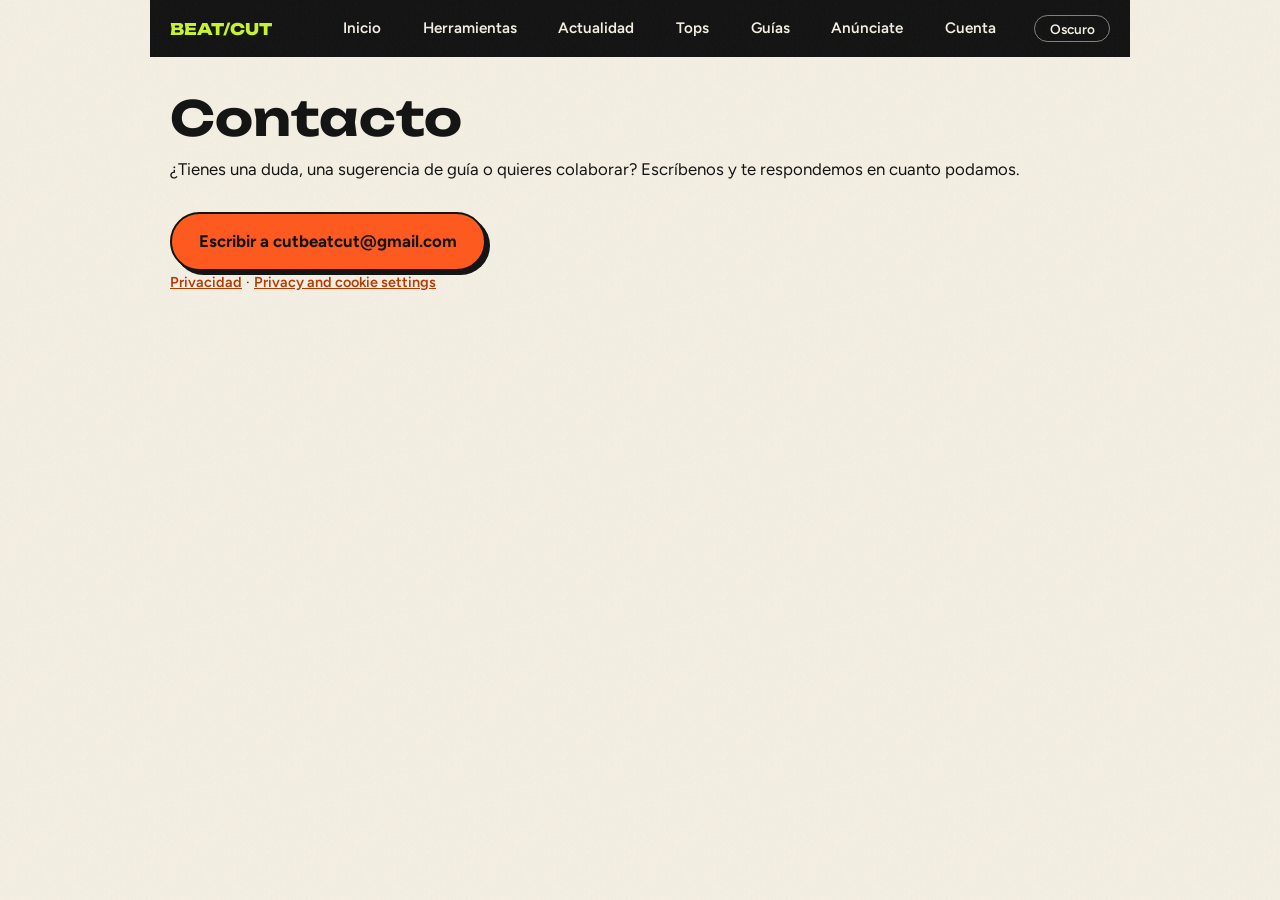
<file: contacto.html>
<!DOCTYPE html>
<html lang="es">
<head>
<meta charset="utf-8">
<meta name="viewport" content="width=device-width, initial-scale=1">
<title>Contacto · Beatcut</title>
<link rel="preconnect" href="https://fonts.googleapis.com">
<link rel="preconnect" href="https://fonts.gstatic.com" crossorigin>
<link href="https://fonts.googleapis.com/css2?family=Unbounded:wght@600&family=Figtree:wght@400;600&display=swap" rel="stylesheet">
<script src="theme.js"></script>
<link rel="stylesheet" href="style.css">
<script async src="https://pagead2.googlesyndication.com/pagead/js/adsbygoogle.js?client=ca-pub-1052385977026732" crossorigin="anonymous"></script>
</head>
<body>
<div class="wrap">
<nav class="top" aria-label="Principal"><a href="index.html">Inicio</a><a href="herramientas.html">Herramientas</a><a href="noticias.html">Actualidad</a><a href="tops.html">Tops</a><a href="guias.html">Guías</a><a href="publicidad.html">Anúnciate</a><a href="cuenta.html">Cuenta</a><button class="theme-toggle" id="themeBtn" type="button">Oscuro</button></nav>
<h1>Contacto</h1>
<p>¿Tienes una duda, una sugerencia de guía o quieres colaborar? Escríbenos y te respondemos en cuanto podamos.</p>
<a class="btn" href="mailto:cutbeatcut@gmail.com">Escribir a cutbeatcut@gmail.com</a>
<p style="font-size:.9rem"><a href="privacidad.html">Privacidad</a> · <a href="#" onclick="try{googlefc.callbackQueue.push(googlefc.showRevocationMessage)}catch(e){}return false">Privacy and cookie settings</a></p>
</div>
</body>
</html>
</file>
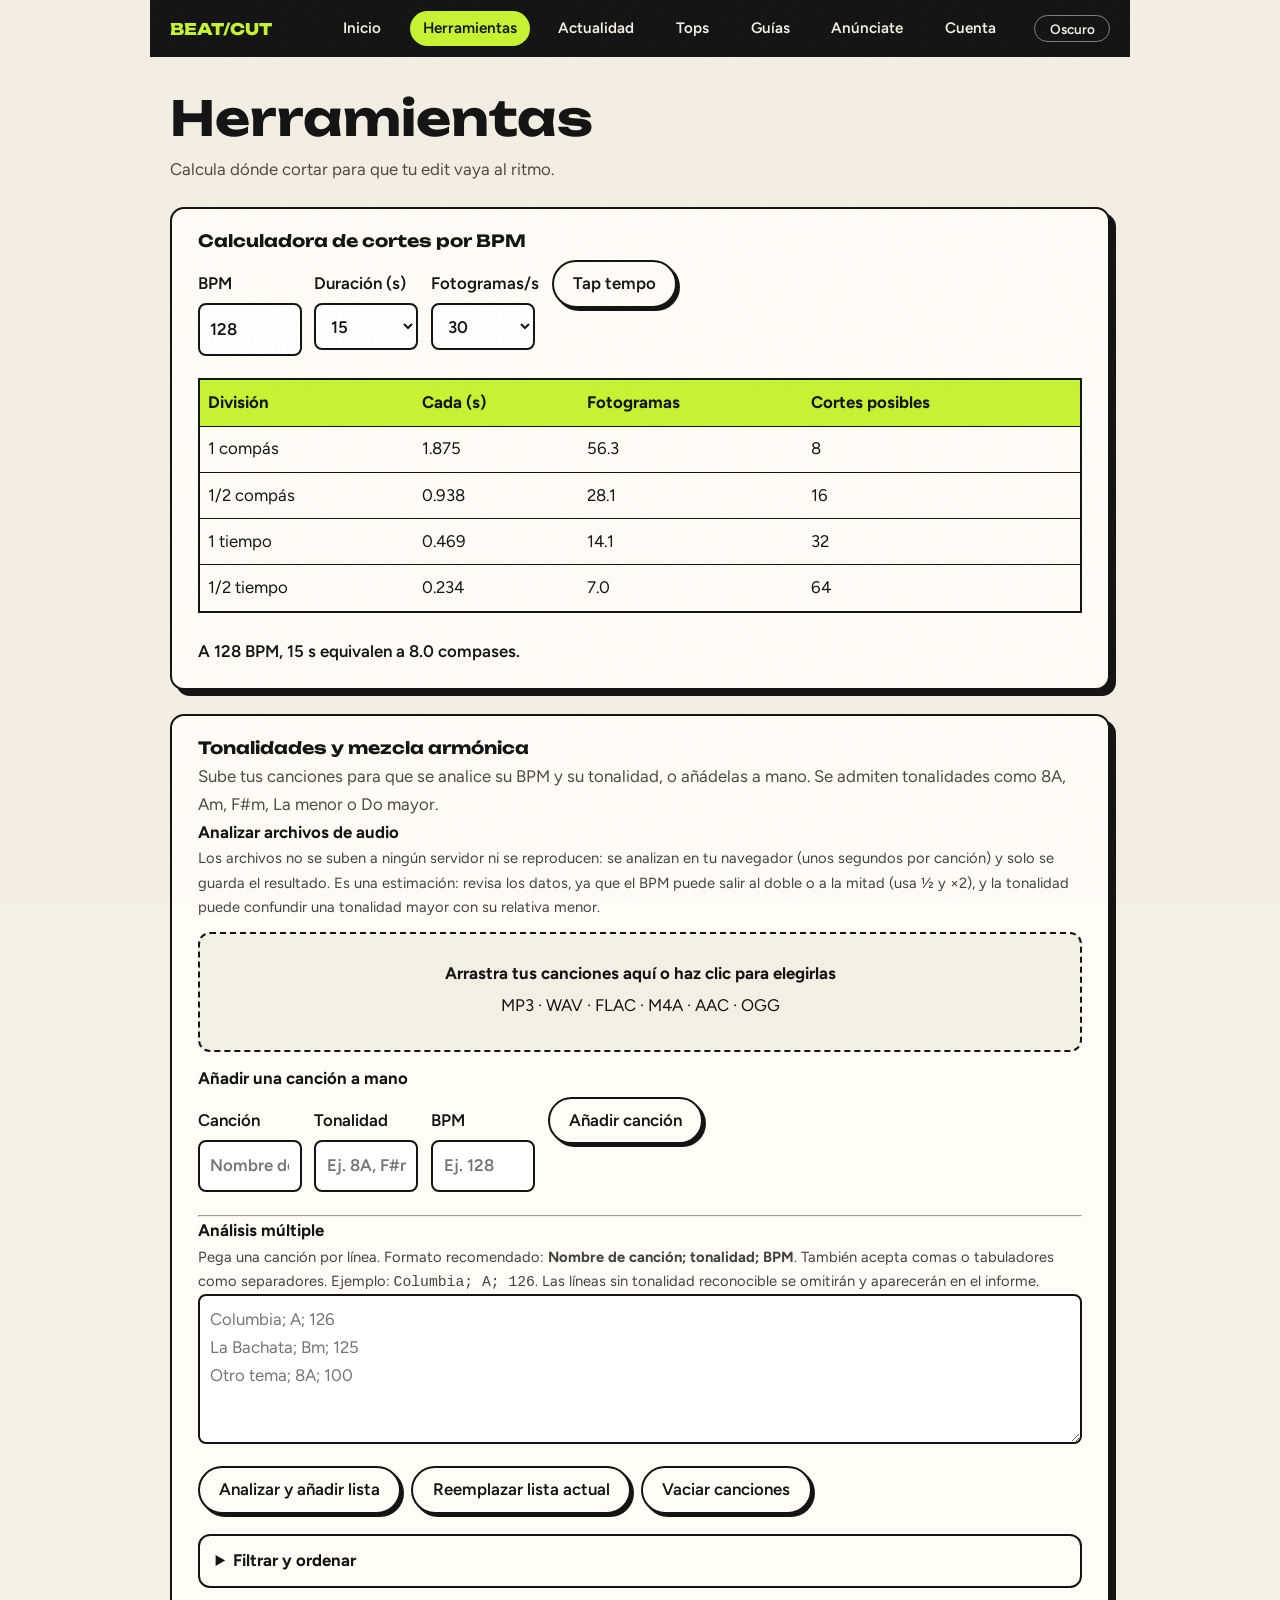
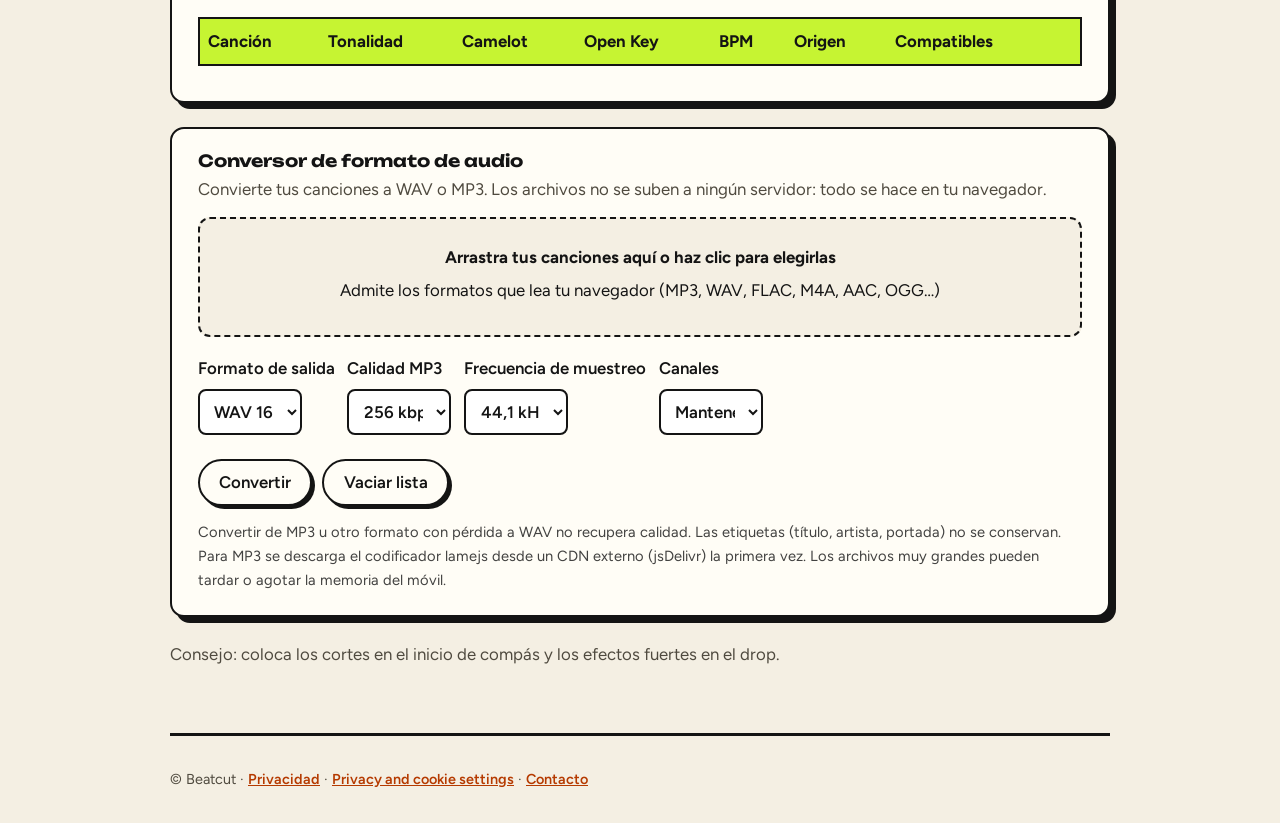
<file: herramientas.html>
<!DOCTYPE html>
<html lang="es">
<head>
  <meta charset="utf-8">
  <meta name="viewport" content="width=device-width, initial-scale=1">
  <title>Herramientas · Beatcut</title>
  <meta name="description" content="Calculadora de BPM, puntos de corte y análisis de tonalidades para editar vídeos de DJ.">
  <link href="https://fonts.googleapis.com/css2?family=Unbounded:wght@600;800&family=Figtree:wght@400;600&display=swap" rel="stylesheet">
  <script async src="https://pagead2.googlesyndication.com/pagead/js/adsbygoogle.js?client=ca-pub-1052385977026732" crossorigin="anonymous"></script>
  <script src="theme.js"></script>
  <link rel="stylesheet" href="style.css">
  <style>
    .tool { margin: 1.5rem 0; }
    .tool label { display:inline-flex; flex-direction:column; gap:.35rem; margin:.35rem .55rem .6rem 0; }
    .tool input, .tool select, .tool textarea { max-width:100%; padding:.65rem; }
    .tool textarea { background:var(--field); color:var(--ink); border:2px solid var(--line); border-radius:8px; width:100%; min-height:150px; box-sizing:border-box; font:inherit; }
    .tool button { cursor:pointer; margin:.25rem .25rem .25rem 0; }
    .table-wrap { width:100%; overflow-x:auto; }
    .tool table { width:100%; border-collapse:collapse; margin:.8rem 0; }
    .tool th, .tool td { padding:.55rem; text-align:left; border-bottom:1px solid var(--line); }
    .tool td input { width:100%; min-width:4.5rem; padding:.3rem .4rem; }
    .tool td button.mini { padding:.1rem .45rem; font-size:.8rem; box-shadow:2px 2px 0 var(--shd); }
    .hint { opacity:.8; font-size:.92rem; }
    .bulk-actions { display:flex; flex-wrap:wrap; gap:.4rem; margin:.6rem 0; }
    .summary { padding:.75rem; border:2px solid var(--line); border-radius:10px; margin:.75rem 0; background:var(--card); }
    .drop { border:2px dashed var(--line); border-radius:12px; padding:1.6rem .8rem; text-align:center; background:var(--bg); margin:.8rem 0; cursor:pointer; }
    .drop.on { background:var(--lime); color:var(--dark); }
    .drop p { margin:.3rem 0; }
    .log { font-size:.9rem; margin:.4rem 0; overflow-wrap:anywhere; }
    .filters { border:2px solid var(--line); border-radius:12px; padding:.7rem 1rem; margin:1rem 0; background:var(--card); }
    .filters summary { cursor:pointer; font-weight:700; }
    .filters .grid { display:flex; flex-wrap:wrap; gap:.4rem 1rem; margin-top:.8rem; }
  </style>
</head>
<body>
<div class="wrap">
  <nav class="top" aria-label="Principal"><a href="index.html">Inicio</a><a href="herramientas.html" aria-current="page">Herramientas</a><a href="noticias.html">Actualidad</a><a href="tops.html">Tops</a><a href="guias.html">Guías</a><a href="publicidad.html">Anúnciate</a><a href="cuenta.html">Cuenta</a><button class="theme-toggle" id="themeBtn" type="button">Oscuro</button></nav>

  <h1>Herramientas</h1>
  <p class="lead">Calcula dónde cortar para que tu edit vaya al ritmo.</p>

  <section class="tool">
    <h3>Calculadora de cortes por BPM</h3>
    <label>BPM <input id="bpm" type="number" min="60" max="220" value="128"></label>
    <label>Duración (s)
      <select id="dur"><option>15</option><option>30</option><option>60</option></select>
    </label>
    <label>Fotogramas/s
      <select id="fps"><option>30</option><option>60</option></select>
    </label>
    <button id="tap" type="button">Tap tempo</button>
    <div class="table-wrap">
      <table>
        <thead><tr><th>División</th><th>Cada (s)</th><th>Fotogramas</th><th>Cortes posibles</th></tr></thead>
        <tbody id="rows"></tbody>
      </table>
    </div>
    <p class="out" id="out" aria-live="polite"></p>
  </section>

  <section class="tool" id="tonalidades">
    <h3>Tonalidades y mezcla armónica</h3>
    <p class="lead">Sube tus canciones para que se analice su BPM y su tonalidad, o añádelas a mano. Se admiten tonalidades como 8A, Am, F#m, La menor o Do mayor.</p>

    <h4>Analizar archivos de audio</h4>
    <p class="hint">Los archivos no se suben a ningún servidor ni se reproducen: se analizan en tu navegador (unos segundos por canción) y solo se guarda el resultado. Es una estimación: revisa los datos, ya que el BPM puede salir al doble o a la mitad (usa ½ y ×2), y la tonalidad puede confundir una tonalidad mayor con su relativa menor.</p>
    <input id="audioFiles" type="file" accept="audio/*,.mp3,.wav,.flac,.m4a,.aac,.ogg,.opus,.aiff,.aif" multiple hidden>
    <div id="audioDrop" class="drop" tabindex="0" role="button" aria-label="Seleccionar o arrastrar archivos de audio para analizar">
      <strong>Arrastra tus canciones aquí o haz clic para elegirlas</strong>
      <p>MP3 · WAV · FLAC · M4A · AAC · OGG</p>
    </div>
    <div id="audioLog" aria-live="polite"></div>

    <h4>Añadir una canción a mano</h4>
    <label>Canción <input id="title" type="text" maxlength="80" placeholder="Nombre de la canción"></label>
    <label>Tonalidad <input id="key" type="text" maxlength="16" placeholder="Ej. 8A, F#m"></label>
    <label>BPM <input id="kbpm" type="number" min="1" max="300" placeholder="Ej. 128"></label>
    <button id="add" type="button">Añadir canción</button>
    <p class="out" id="kprev" aria-live="polite"></p>
    <p class="out" id="kmsg" role="alert"></p>

    <hr>
    <h4>Análisis múltiple</h4>
    <p class="hint">Pega una canción por línea. Formato recomendado: <strong>Nombre de canción; tonalidad; BPM</strong>. También acepta comas o tabuladores como separadores. Ejemplo: <code>Columbia; A; 126</code>. Las líneas sin tonalidad reconocible se omitirán y aparecerán en el informe.</p>
    <textarea id="bulk" placeholder="Columbia; A; 126&#10;La Bachata; Bm; 125&#10;Otro tema; 8A; 100"></textarea>
    <div class="bulk-actions">
      <button id="bulkAdd" type="button">Analizar y añadir lista</button>
      <button id="bulkReplace" type="button">Reemplazar lista actual</button>
      <button id="clear" type="button">Vaciar canciones</button>
    </div>
    <p class="out" id="bulkMsg" aria-live="polite" style="white-space:pre-line"></p>

    <details class="filters" id="filters">
      <summary>Filtrar y ordenar</summary>
      <div class="grid">
        <label>Nombre <input id="fName" type="search" placeholder="Buscar por nombre"></label>
        <label>BPM mín. <input id="fMin" type="number" min="0" max="300" style="width:6rem"></label>
        <label>BPM máx. <input id="fMax" type="number" min="0" max="300" style="width:6rem"></label>
        <label>Tonalidad <select id="fKey"></select></label>
        <label>Compatible con <select id="fRef"></select></label>
        <label>Compatibilidad
          <select id="fComp">
            <option value="">Todas</option>
            <option value="ok">Compatibles (misma, relativa, ±1)</option>
            <option value="mid">Cambio de energía (±2)</option>
            <option value="no">Poco compatibles</option>
          </select>
        </label>
        <label>Ordenar por
          <select id="fSort">
            <option value="">Orden de entrada</option>
            <option value="name">Nombre (A–Z)</option>
            <option value="bpmUp">BPM (menor a mayor)</option>
            <option value="bpmDown">BPM (mayor a menor)</option>
            <option value="key">Tonalidad (Camelot)</option>
          </select>
        </label>
      </div>
      <button id="fClear" type="button">Limpiar filtros</button>
      <span class="hint" id="count"></span>
    </details>

    <div class="summary" id="summary" hidden></div>
    <div class="table-wrap">
      <table>
        <thead><tr><th>Canción</th><th>Tonalidad</th><th>Camelot</th><th>Open Key</th><th>BPM</th><th>Origen</th><th>Compatibles</th><th></th></tr></thead>
        <tbody id="songs"></tbody>
      </table>
    </div>

    <div id="pt" hidden>
      <h4>Comparación entre las canciones mostradas</h4>
      <p class="hint">La diferencia de BPM se calcula como porcentaje respecto al tema de la primera columna. La compatibilidad armónica es una orientación, no una garantía de que la mezcla vaya a funcionar.</p>
      <div class="table-wrap">
        <table>
          <thead><tr><th>Par</th><th>Compatibilidad tonal</th><th>Dif. BPM</th></tr></thead>
          <tbody id="pairs"></tbody>
        </table>
      </div>
      <p class="hint" id="pairNote"></p>
    </div>
  </section>

  <section class="tool" id="conversor">
    <h3>Conversor de formato de audio</h3>
    <p class="lead">Convierte tus canciones a WAV o MP3. Los archivos no se suben a ningún servidor: todo se hace en tu navegador.</p>
    <input id="cvFiles" type="file" accept="audio/*,.mp3,.wav,.flac,.m4a,.aac,.ogg,.opus,.aiff,.aif" multiple hidden>
    <div id="cvDrop" class="drop" tabindex="0" role="button" aria-label="Seleccionar o arrastrar archivos de audio para convertir">
      <strong>Arrastra tus canciones aquí o haz clic para elegirlas</strong>
      <p>Admite los formatos que lea tu navegador (MP3, WAV, FLAC, M4A, AAC, OGG…)</p>
    </div>
    <label>Formato de salida
      <select id="cvFmt"><option value="wav16">WAV 16 bits (sin pérdidas)</option><option value="wav24">WAV 24 bits (sin pérdidas)</option><option value="mp3">MP3</option></select>
    </label>
    <label id="cvBrWrap" hidden>Calidad MP3
      <select id="cvBr"><option value="128">128 kbps</option><option value="192">192 kbps</option><option value="256" selected>256 kbps</option><option value="320">320 kbps</option></select>
    </label>
    <label>Frecuencia de muestreo
      <select id="cvSr"><option value="44100">44,1 kHz</option><option value="48000">48 kHz</option></select>
    </label>
    <label>Canales
      <select id="cvCh"><option value="orig">Mantener</option><option value="1">Mono</option></select>
    </label>
    <div class="bulk-actions"><button id="cvGo" type="button">Convertir</button><button id="cvClear" type="button">Vaciar lista</button></div>
    <p class="hint">Convertir de MP3 u otro formato con pérdida a WAV no recupera calidad. Las etiquetas (título, artista, portada) no se conservan. Para MP3 se descarga el codificador lamejs desde un CDN externo (jsDelivr) la primera vez. Los archivos muy grandes pueden tardar o agotar la memoria del móvil.</p>
    <div id="cvList" aria-live="polite"></div>
  </section>
  <script>
  (() => {
    const $ = id => document.getElementById(id);
    const el = (t, x, c) => { const n = document.createElement(t); if (x != null) n.textContent = x; if (c) n.className = c; return n; };
/*WAV*/
function wavBlob(chs,sr,bits){const n=chs[0].length,c=chs.length,bps=bits/8,data=n*c*bps,buf=new ArrayBuffer(44+data),v=new DataView(buf);
const w=(o,s)=>{for(let i=0;i<s.length;i++)v.setUint8(o+i,s.charCodeAt(i))};
w(0,'RIFF');v.setUint32(4,36+data,true);w(8,'WAVE');w(12,'fmt ');v.setUint32(16,16,true);v.setUint16(20,1,true);v.setUint16(22,c,true);v.setUint32(24,sr,true);v.setUint32(28,sr*c*bps,true);v.setUint16(32,c*bps,true);v.setUint16(34,bits,true);w(36,'data');v.setUint32(40,data,true);
let o=44;for(let i=0;i<n;i++)for(let ch=0;ch<c;ch++){const s=Math.max(-1,Math.min(1,chs[ch][i]));
if(bits===16){v.setInt16(o,Math.round(s<0?s*32768:s*32767),true);o+=2}else{const x=Math.round(s<0?s*8388608:s*8388607);v.setUint8(o,x&255);v.setUint8(o+1,(x>>8)&255);v.setUint8(o+2,(x>>16)&255);o+=3}}
return new Blob([buf],{type:'audio/wav'})}
/*END*/

    const LAME = ['lame.min.js','https://cdn.jsdelivr.net/npm/lamejs@1.2.0/lame.min.js','https://cdn.jsdelivr.net/npm/lamejs@1.2.1/lame.min.js'];
    function loadScript(src) { return new Promise((res, rej) => { const s = document.createElement('script'); s.src = src; s.onload = res; s.onerror = () => { s.remove(); rej(new Error(src)); }; document.head.appendChild(s); }); }
    async function loadLame() { if (window.lamejs) return; for (const u of LAME) { try { await loadScript(u); if (window.lamejs) return; } catch (e) {} } throw new Error('No se ha podido cargar el codificador MP3. Comprueba tu conexión o usa WAV.'); }
    async function mp3Blob(chs, sr, kbps) {
      await loadLame();
      const c = chs.length, enc = new lamejs.Mp3Encoder(c, sr, kbps), out = [], bs = 1152;
      const toI = f => { const a = new Int16Array(f.length); for (let i = 0; i < f.length; i++) { const s = Math.max(-1, Math.min(1, f[i])); a[i] = s < 0 ? s * 32768 : s * 32767; } return a; };
      const L = toI(chs[0]), R = c > 1 ? toI(chs[1]) : null;
      for (let i = 0, k = 0; i < L.length; i += bs, k++) {
        const b = c > 1 ? enc.encodeBuffer(L.subarray(i, i + bs), R.subarray(i, i + bs)) : enc.encodeBuffer(L.subarray(i, i + bs));
        if (b.length) out.push(new Int8Array(b));
        if (k % 200 === 0) await new Promise(r => setTimeout(r));
      }
      const e = enc.flush(); if (e.length) out.push(new Int8Array(e));
      return new Blob(out, {type: 'audio/mpeg'});
    }
    const EXT = /\.(mp3|wav|flac|m4a|aac|ogg|opus|aiff|aif)$/i, items = []; let busy = false;
    function render() {
      const box = $('cvList'); box.replaceChildren();
      items.forEach(it => {
        const d = el('div', null, 'log'); d.appendChild(el('span', `${it.f.name} → ${it.msg} `));
        if (it.url) { const a = el('a', 'Descargar'); a.href = it.url; a.download = it.out; d.appendChild(a); }
        box.appendChild(d);
      });
    }
    function drop(list) {
      let rejected = 0;
      for (const f of list) { if (EXT.test(f.name) || f.type.startsWith('audio/')) items.push({f, msg: 'pendiente', url: null, out: ''}); else rejected++; }
      render(); if (rejected) $('cvList').appendChild(el('div', `${rejected} archivo(s) ignorado(s) por no ser audio.`, 'log'));
    }
    async function convert(it) {
      const sr = +$('cvSr').value, fmt = $('cvFmt').value, Ctx = window.OfflineAudioContext || window.webkitOfflineAudioContext;
      const ab = await new Ctx(2, 1, sr).decodeAudioData(await it.f.arrayBuffer());
      let chs = []; for (let c = 0; c < ab.numberOfChannels; c++) chs.push(ab.getChannelData(c));
      if ($('cvCh').value === '1') { const m = new Float32Array(ab.length); for (const d of chs) for (let i = 0; i < m.length; i++) m[i] += d[i] / chs.length; chs = [m]; } else chs = chs.slice(0, 2);
      const blob = fmt === 'mp3' ? await mp3Blob(chs, sr, +$('cvBr').value) : wavBlob(chs, sr, fmt === 'wav24' ? 24 : 16);
      if (it.url) URL.revokeObjectURL(it.url);
      it.url = URL.createObjectURL(blob); it.out = it.f.name.replace(/\.[^.]+$/, '') + (fmt === 'mp3' ? '.mp3' : '.wav');
      it.msg = `listo (${(blob.size / 1048576).toFixed(1)} MB)`;
    }
    async function run() {
      if (busy) return; busy = true;
      for (const it of items) {
        it.msg = 'convirtiendo…'; render(); await new Promise(r => setTimeout(r, 30));
        try { if (it.f.size > 150 * 1048576) throw new Error('archivo demasiado grande (máx. 150 MB)'); await convert(it); }
        catch (e) { it.msg = 'error: ' + (e && e.message && e.message.length < 120 ? e.message : 'formato no compatible o archivo dañado'); }
        render();
      }
      busy = false;
    }
    const inp = $('cvFiles'), dz = $('cvDrop');
    inp.addEventListener('change', () => { drop(Array.from(inp.files)); inp.value = ''; });
    dz.addEventListener('click', () => inp.click());
    dz.addEventListener('keydown', e => { if (e.key === 'Enter' || e.key === ' ') { e.preventDefault(); inp.click(); } });
    ['dragenter','dragover'].forEach(t => dz.addEventListener(t, e => { e.preventDefault(); dz.classList.add('on'); }));
    ['dragleave','drop'].forEach(t => dz.addEventListener(t, e => { e.preventDefault(); dz.classList.remove('on'); }));
    dz.addEventListener('drop', e => drop(Array.from(e.dataTransfer.files)));
    $('cvFmt').addEventListener('input', () => { $('cvBrWrap').hidden = $('cvFmt').value !== 'mp3'; });
    $('cvGo').addEventListener('click', () => { if (!items.length) { $('cvList').textContent = 'Añade primero algún archivo de audio.'; return; } run(); });
    $('cvClear').addEventListener('click', () => { items.forEach(i => i.url && URL.revokeObjectURL(i.url)); items.splice(0, items.length); render(); });
    render();
  })();
  </script>

  <p class="lead">Consejo: coloca los cortes en el inicio de compás y los efectos fuertes en el drop.</p>
  <footer><p>© Beatcut · <a href="https://entepotente.github.io/privacidad.html">Privacidad</a> · <a href="#" onclick="try{googlefc.callbackQueue.push(googlefc.showRevocationMessage)}catch(e){}return false">Privacy and cookie settings</a> · <a href="https://entepotente.github.io/contacto.html">Contacto</a></p></footer>
</div>

<script>
(() => {
  const $ = id => document.getElementById(id);
  const el = (tag, value, cls) => { const n = document.createElement(tag); if (value != null) n.textContent = value; if (cls) n.className = cls; return n; };

/*ANALYSIS*/
function fftInPlace(re,im){const n=re.length;
for(let i=1,j=0;i<n;i++){let b=n>>1;for(;j&b;b>>=1)j^=b;j^=b;if(i<j){let t=re[i];re[i]=re[j];re[j]=t;t=im[i];im[i]=im[j];im[j]=t}}
for(let len=2;len<=n;len<<=1){const ang=-2*Math.PI/len,wr=Math.cos(ang),wi=Math.sin(ang);
for(let i=0;i<n;i+=len){let cr=1,ci=0;for(let k=0;k<len/2;k++){const a=i+k,b=a+len/2,xr=re[b]*cr-im[b]*ci,xi=re[b]*ci+im[b]*cr;re[b]=re[a]-xr;im[b]=im[a]-xi;re[a]+=xr;im[a]+=xi;const t=cr*wr-ci*wi;ci=cr*wi+ci*wr;cr=t}}}}
const KP_MAJ=[6.35,2.23,3.48,2.33,4.38,4.09,2.52,5.19,2.39,3.66,2.29,2.88],KP_MIN=[6.33,2.68,3.52,5.38,2.60,3.53,2.54,4.75,3.98,2.69,3.34,3.17];
function corr(a,b){let ma=0,mb=0;for(let i=0;i<12;i++){ma+=a[i];mb+=b[i]}ma/=12;mb/=12;let s=0,va=0,vb=0;for(let i=0;i<12;i++){const p=a[i]-ma,q=b[i]-mb;s+=p*q;va+=p*p;vb+=q*q}return s/Math.sqrt(va*vb||1)}
function analyzeKey(x,sr){const N=16384,hop=8192,re=new Float64Array(N),im=new Float64Array(N),win=new Float64Array(N),ch=new Float64Array(12),mag=new Float64Array(N/2);
for(let i=0;i<N;i++)win[i]=.5-.5*Math.cos(2*Math.PI*i/(N-1));
const lo=Math.ceil(65*N/sr),hi=Math.floor(1100*N/sr);
for(let s=0;s+N<=x.length;s+=hop){for(let i=0;i<N;i++){re[i]=x[s+i]*win[i];im[i]=0}fftInPlace(re,im);
let mx=0;for(let b=lo-1;b<=hi+1;b++){mag[b]=Math.hypot(re[b],im[b]);if(mag[b]>mx)mx=mag[b]}
for(let b=lo;b<=hi;b++)if(mag[b]>mag[b-1]&&mag[b]>=mag[b+1]&&mag[b]>.05*mx){const pc=((Math.round(12*Math.log2(b*sr/N/440)+69)%12)+12)%12;ch[pc]+=Math.sqrt(mag[b])}}
let tot=0;for(let i=0;i<12;i++)tot+=ch[i];if(!tot)return null;
let best=-2,res=null;for(let t=0;t<12;t++){const r=[];for(let i=0;i<12;i++)r.push(ch[(t+i)%12]);
for(const [prof,minor] of [[KP_MAJ,false],[KP_MIN,true]]){const c=corr(r,prof);if(c>best){best=c;res={pc:t,minor}}}}
const pc=res.minor?(res.pc+3)%12:res.pc;return{n:(7+(pc*7)%12)%12+1,l:res.minor?'A':'B'}}
function analyzeBpm(x,sr){const hop=256,fr=sr/hop,nf=Math.floor(x.length/hop);if(nf<400)return null;
const a=Math.exp(-2*Math.PI*150/sr),lowE=new Float64Array(nf),hiE=new Float64Array(nf);let y=0,p=0;
for(let f=0;f<nf;f++){let l=0,h=0;for(let i=0;i<hop;i++){const s=x[f*hop+i];y=(1-a)*s+a*y;l+=y*y;const d=s-p;p=s;h+=d*d}lowE[f]=Math.log(1+1e4*l/hop);hiE[f]=Math.log(1+1e4*h/hop)}
const norm=e=>{let s=0;const o=new Float64Array(nf);for(let f=1;f<nf;f++){o[f]=Math.max(0,e[f]-e[f-1]);s+=o[f]}const m=s/nf||1;for(let f=0;f<nf;f++)o[f]/=m;return o};
const ol=norm(lowE),oh=norm(hiE),on=new Float64Array(nf);let mean=0;for(let f=0;f<nf;f++){on[f]=ol[f]+.5*oh[f];mean+=on[f]}mean/=nf;for(let f=0;f<nf;f++)on[f]-=mean;
const maxLag=Math.ceil(4*fr*60/70)+3,ac=new Float64Array(maxLag);
for(let l=0;l<maxLag;l++){let s=0;for(let f=l;f<nf;f++)s+=on[f]*on[f-l];ac[l]=s/(nf-l)}
if(!(ac[0]>0))return null;
const g=l=>{const i=Math.floor(l),t=l-i;return i+1<maxLag?(ac[i]*(1-t)+ac[i+1]*t)/ac[0]:0};
let best=0,bs=-1e9;for(let b=70;b<=180;b+=.25){const lag=fr*60/b;let s=g(lag)+.6*g(2*lag)+.4*g(3*lag)+.3*g(4*lag);s*=Math.exp(-.5*Math.pow(Math.log2(b/125)/.9,2));if(s>bs){bs=s;best=b}}
return Math.abs(best-Math.round(best))<.3?Math.round(best):Math.round(best*10)/10}
/*END*/


  // ---- Tonalidades (Camelot: B = mayor, A = menor) ----
  const MAJ = ['B','F#','Db','Ab','Eb','Bb','F','C','G','D','A','E'];
  const MIN = ['Abm','Ebm','Bbm','Fm','Cm','Gm','Dm','Am','Em','Bm','F#m','C#m'];
  const PC = {c:0,d:2,e:4,f:5,g:7,a:9,b:11,do:0,re:2,mi:4,fa:5,sol:7,la:9,si:11};
  const ES = {C:'Do',D:'Re',E:'Mi',F:'Fa',G:'Sol',A:'La',B:'Si'};

  function parseKey(input) {
    const t = input.trim().toLowerCase().replaceAll('♯','#').replaceAll('♭','b');
    let m = t.match(/^(\d{1,2})\s*([ab])$/);
    if (m) { const n = +m[1]; return n >= 1 && n <= 12 ? {n, l:m[2].toUpperCase()} : null; }
    m = t.match(/^(\d{1,2})\s*([dm])$/);
    if (m) { const n = +m[1]; return n >= 1 && n <= 12 ? {n:(n+6)%12+1, l:m[2]==='d'?'B':'A'} : null; }
    m = t.match(/^(sol|do|re|mi|fa|la|si|[a-g])\s*([#b]?)\s*(m|min|minor|menor|maj|major|mayor)?$/);
    if (!m) return null;
    let pc = (PC[m[1]] + (m[2]==='#' ? 1 : m[2]==='b' ? -1 : 0) + 12) % 12;
    const minor = /^(m|min|minor|menor)$/.test(m[3] || '');
    if (minor) pc = (pc + 3) % 12;
    return {n:(7 + (pc*7)%12)%12 + 1, l:minor?'A':'B'};
  }
  const keyName = k => k.l === 'B' ? MAJ[k.n-1] : MIN[k.n-1];
  const camelot = k => `${k.n}${k.l}`;
  const openKey = k => `${((k.n-8+12)%12)+1}${k.l==='B'?'d':'m'}`;
  const spanishKey = k => {
    const s = keyName(k), minor = s.endsWith('m'), root = minor ? s.slice(0,-1) : s;
    return (ES[root[0]] || root[0]) + (root[1] ? (root[1]==='#'?'♯':'♭') : '') + (minor?' menor':' mayor');
  };
  const compatibleKeys = k => {
    const o = k.l === 'A' ? 'B' : 'A', dn = n => (n+10)%12+1, up = n => n%12+1;
    return [`${k.n}${k.l}`, `${dn(k.n)}${k.l}`, `${up(k.n)}${k.l}`, `${k.n}${o}`, `${up(up(k.n))}${k.l}`];
  };
  function relation(a, b) {
    const d = (b.n-a.n+12)%12;
    if (d === 0) return ['c-ok', a.l===b.l ? 'Misma tonalidad' : 'Relativa mayor/menor'];
    if (a.l === b.l) {
      if (d === 1 || d === 11) return ['c-ok','Mezcla suave (±1 Camelot)'];
      if (d === 2) return ['c-mid','Sube energía (+2)'];
      if (d === 10) return ['c-mid','Baja energía (−2)'];
    }
    return ['c-no','Poco compatible'];
  }

  // ---- Lista de canciones ----
  const songs = [];
  let nextId = 0;
  const make = (t, k, b, src) => ({id:++nextId, t, k, b:b||0, src});
  const pushSongs = list => { songs.push(...list); if (songs.length > 50) songs.splice(0, songs.length-50); };

  // Opciones del filtro de tonalidad
  const fKey = $('fKey');
  fKey.appendChild(Object.assign(el('option','Todas'),{value:''}));
  for (let n=1;n<=12;n++) for (const l of ['A','B']) fKey.appendChild(Object.assign(el('option',`${n}${l} · ${l==='A'?MIN[n-1]:MAJ[n-1]}`),{value:`${n}${l}`}));

  function refreshRef() {
    const ref = $('fRef'), prev = ref.value;
    ref.replaceChildren(Object.assign(el('option','— ninguna —'),{value:''}));
    songs.forEach(s => ref.appendChild(Object.assign(el('option',s.t.slice(0,40)),{value:String(s.id)})));
    ref.value = songs.some(s => String(s.id) === prev) ? prev : '';
  }

  function visible() {
    const q = $('fName').value.trim().toLowerCase(), mn = +$('fMin').value || 0, mx = +$('fMax').value || 0, kk = $('fKey').value;
    let r = songs.filter(s => (!q || s.t.toLowerCase().includes(q)) && (!mn || s.b >= mn) && (!mx || (s.b && s.b <= mx)) && (!kk || camelot(s.k) === kk));
    const ref = songs.find(s => String(s.id) === $('fRef').value), fc = $('fComp').value;
    if (ref && fc) r = r.filter(s => s !== ref && relation(ref.k, s.k)[0] === 'c-' + fc);
    const so = $('fSort').value;
    if (so === 'name') r.sort((a,b) => a.t.localeCompare(b.t,'es'));
    else if (so === 'bpmUp') r.sort((a,b) => a.b - b.b);
    else if (so === 'bpmDown') r.sort((a,b) => b.b - a.b);
    else if (so === 'key') r.sort((a,b) => a.k.n - b.k.n || a.k.l.localeCompare(b.k.l));
    return r;
  }

  function refresh() { refreshRef(); draw(); }

  function draw() {
    const shown = visible(), tbody = $('songs');
    tbody.replaceChildren();
    shown.forEach(s => {
      const row = el('tr');
      row.appendChild(el('td', s.t));

      const kc = el('td'), ki = el('input'); ki.type='text'; ki.value=keyName(s.k); ki.maxLength=16; ki.setAttribute('aria-label',`Tonalidad de ${s.t}`);
      ki.addEventListener('change', () => { const k = parseKey(ki.value); if (k) { s.k = k; s.src = 'manual'; refresh(); } else { $('kmsg').textContent = 'No reconozco esa tonalidad. Prueba con 8A, Am, F#m o La menor.'; ki.value = keyName(s.k); } });
      kc.appendChild(ki); row.appendChild(kc);
      row.appendChild(el('td', camelot(s.k)));
      row.appendChild(el('td', openKey(s.k)));

      const bc = el('td'), bi = el('input'); bi.type='number'; bi.min=1; bi.max=300; bi.step='any'; bi.value=s.b||''; bi.setAttribute('aria-label',`BPM de ${s.t}`);
      bi.addEventListener('change', () => { s.b = +bi.value || 0; s.src = 'manual'; draw(); });
      bc.appendChild(bi);
      [['½',.5],['×2',2]].forEach(([txt,f]) => { const b = el('button',txt,'mini'); b.type='button'; b.setAttribute('aria-label',`${txt} BPM de ${s.t}`); b.addEventListener('click', () => { if (s.b) { s.b = Math.round(s.b*f*10)/10; s.src='manual'; draw(); } }); bc.appendChild(b); });
      row.appendChild(bc);

      row.appendChild(el('td', s.src === 'auto' ? 'Análisis' : 'Manual'));
      row.appendChild(el('td', compatibleKeys(s.k).slice(0,4).join(', ')));
      const ac = el('td'), rm = el('button','✕'); rm.type='button'; rm.setAttribute('aria-label',`Quitar ${s.t}`);
      rm.addEventListener('click', () => { songs.splice(songs.indexOf(s),1); refresh(); });
      ac.appendChild(rm); row.appendChild(ac);
      tbody.appendChild(row);
    });

    const pairs = $('pairs'); pairs.replaceChildren();
    let okCount = 0, total = 0, rendered = 0;
    for (let i=0;i<shown.length;i++) for (let j=i+1;j<shown.length;j++) {
      const a = shown[i], b = shown[j], r = relation(a.k,b.k);
      total++; if (r[0]==='c-ok') okCount++;
      if (rendered < 300) {
        const row = el('tr'), rc = el('td');
        row.appendChild(el('td', `${a.t} ↔ ${b.t}`));
        rc.appendChild(el('span', r[1], r[0])); row.appendChild(rc);
        row.appendChild(el('td', a.b && b.b ? `${(Math.abs(b.b-a.b)/a.b*100).toFixed(1)} %` : '–'));
        pairs.appendChild(row); rendered++;
      }
    }
    $('pt').hidden = shown.length < 2;
    $('pairNote').textContent = total > rendered ? `Se muestran ${rendered} de ${total} parejas. Usa los filtros para acotar.` : '';
    $('summary').hidden = songs.length === 0;
    $('count').textContent = songs.length ? ` Mostrando ${shown.length} de ${songs.length} canciones.` : '';
    if (songs.length) $('summary').textContent = `${shown.length} canciones mostradas · ${total} parejas comparadas · ${okCount} con compatibilidad tonal favorable.`;
  }

  ['fName','fMin','fMax','fKey','fComp','fSort'].forEach(id => $(id).addEventListener('input', draw));
  $('fRef').addEventListener('input', draw);
  $('fClear').addEventListener('click', () => { ['fName','fMin','fMax','fKey','fRef','fComp','fSort'].forEach(id => $(id).value=''); draw(); });

  // ---- Alta manual ----
  $('key').addEventListener('input', () => {
    const k = parseKey($('key').value);
    $('kprev').textContent = k ? `= ${keyName(k)} (${spanishKey(k)}) · Camelot ${camelot(k)} · Open Key ${openKey(k)} · Compatibles: ${compatibleKeys(k).slice(0,4).join(', ')}` : '';
  });
  $('add').addEventListener('click', () => {
    const k = parseKey($('key').value);
    if (!k) { $('kmsg').textContent = 'No reconozco esa tonalidad. Prueba con 8A, Am, F#m o La menor.'; return; }
    $('kmsg').textContent = '';
    pushSongs([make($('title').value.trim() || `Canción ${songs.length+1}`, k, +$('kbpm').value, 'manual')]);
    refresh();
    ['title','key','kbpm'].forEach(id => $(id).value = ''); $('kprev').textContent = '';
  });

  // ---- Lista pegada ----
  function parseBulk(text) {
    const accepted = [], rejected = [];
    text.split(/\r?\n/).forEach((line, index) => {
      const trimmed = line.trim(); if (!trimmed) return;
      const parts = (trimmed.includes('\t') ? trimmed.split('\t') : trimmed.includes(';') ? trimmed.split(';') : trimmed.includes('|') ? trimmed.split('|') : trimmed.split(',')).map(x => x.trim());
      let title = parts[0] || `Canción ${index+1}`, keyText = '', bpm = 0;
      const num = s => Number((s||'').replace(/[^\d.]/g,'')) || 0;
      if (parts.length >= 2) {
        if (parseKey(parts[1])) { keyText = parts[1]; bpm = num(parts[2]); }
        else if (parts.length >= 3 && parseKey(parts[2])) { keyText = parts[2]; bpm = num(parts[1]); }
      } else {
        const km = trimmed.match(/(?:^|\s)(\d{1,2}\s*[ABab]|[A-Ga-g](?:#|b)?\s*(?:m|min|minor|menor|maj|major|mayor)?)(?:\s|$)/);
        if (km) {
          keyText = km[1];
          title = trimmed.replace(km[0],' ').replace(/\b\d{2,3}(?:\.\d+)?\s*BPM\b/i,'').trim() || title;
          const bm = trimmed.match(/\b(\d{2,3}(?:\.\d+)?)\s*BPM\b/i); bpm = bm ? Number(bm[1]) : 0;
        }
      }
      const key = parseKey(keyText);
      if (!key) rejected.push(`Línea ${index+1}: no se reconoce la tonalidad (${trimmed})`);
      else accepted.push(make(title.slice(0,100), key, bpm, 'manual'));
    });
    return {accepted, rejected};
  }
  function importBulk(replace) {
    const r = parseBulk($('bulk').value);
    if (replace) songs.splice(0, songs.length);
    pushSongs(r.accepted); refresh();
    let msg = `Añadidas ${r.accepted.length} canciones válidas. Total en la lista: ${songs.length}.`;
    if (r.rejected.length) msg += `\nNo se han añadido ${r.rejected.length} líneas:\n${r.rejected.slice(0,8).join('\n')}${r.rejected.length>8?'\n…':''}`;
    if (!r.accepted.length && !r.rejected.length) msg = 'Pega primero una lista de canciones.';
    $('bulkMsg').textContent = msg;
  }
  $('bulkAdd').addEventListener('click', () => importBulk(false));
  $('bulkReplace').addEventListener('click', () => importBulk(true));
  $('clear').addEventListener('click', () => { songs.splice(0, songs.length); refresh(); $('audioLog').replaceChildren(); $('bulkMsg').textContent = 'Lista vaciada.'; });

  // ---- Análisis de archivos de audio (en el navegador, sin reproducir ni subir) ----
  const SR = 22050, EXT = /\.(mp3|wav|flac|m4a|aac|ogg|opus|aiff|aif)$/i;
  async function analyzeFile(file) {
    const Ctx = window.OfflineAudioContext || window.webkitOfflineAudioContext;
    const ab = await new Ctx(1, 1, SR).decodeAudioData(await file.arrayBuffer());
    const n = ab.length, ch = ab.numberOfChannels, len = Math.min(n, 90*SR), st = Math.max(0, Math.floor(n/2 - len/2));
    const x = new Float32Array(len);
    for (let c=0;c<ch;c++) { const d = ab.getChannelData(c); for (let i=0;i<len;i++) x[i] += d[st+i]/ch; }
    return {k: analyzeKey(x,SR), b: analyzeBpm(x,SR)};
  }
  const queue = []; let busy = false;
  async function runQueue() {
    if (busy) return; busy = true;
    while (queue.length) {
      const f = queue.shift(), line = el('div', `⏳ ${f.name}: analizando…`, 'log'); $('audioLog').appendChild(line);
      await new Promise(r => setTimeout(r, 30));
      try {
        const r = await analyzeFile(f);
        if (!r.k) throw new Error('sin tonalidad');
        pushSongs([make(f.name.replace(/\.[^.]+$/,''), r.k, r.b, 'auto')]); refresh();
        line.textContent = `✔ ${f.name}: ${keyName(r.k)} · ${camelot(r.k)} · ${r.b ? r.b + ' BPM' : 'BPM no detectado'}`;
      } catch (e) {
        line.textContent = `✖ ${f.name}: no se ha podido analizar (formato no compatible o archivo dañado).`;
      }
    }
    busy = false;
  }
  function addFiles(files) {
    let rejected = 0;
    for (const f of files) { if (EXT.test(f.name) || f.type.startsWith('audio/')) queue.push(f); else rejected++; }
    if (rejected) $('audioLog').appendChild(el('div', `${rejected} archivo(s) ignorado(s) por no ser audio.`, 'log'));
    runQueue();
  }
  const input = $('audioFiles'), drop = $('audioDrop');
  input.addEventListener('change', () => { addFiles(Array.from(input.files)); input.value = ''; });
  drop.addEventListener('click', () => input.click());
  drop.addEventListener('keydown', e => { if (e.key === 'Enter' || e.key === ' ') { e.preventDefault(); input.click(); } });
  ['dragenter','dragover'].forEach(t => drop.addEventListener(t, e => { e.preventDefault(); drop.classList.add('on'); }));
  ['dragleave','drop'].forEach(t => drop.addEventListener(t, e => { e.preventDefault(); drop.classList.remove('on'); }));
  drop.addEventListener('drop', e => addFiles(Array.from(e.dataTransfer.files)));

  // ---- Calculadora de cortes por BPM ----
  function calcCuts() {
    const bpm = +$('bpm').value, dur = +$('dur').value, fps = +$('fps').value;
    if (!(bpm > 0)) return;
    const beat = 60/bpm;
    $('rows').replaceChildren();
    [['1 compás',4],['1/2 compás',2],['1 tiempo',1],['1/2 tiempo',.5]].forEach(([name,beats]) => {
      const s = beat*beats, row = el('tr');
      [name, s.toFixed(3), (s*fps).toFixed(1), String(Math.floor(dur/s))].forEach(v => row.appendChild(el('td', v)));
      $('rows').appendChild(row);
    });
    $('out').textContent = `A ${bpm} BPM, ${dur} s equivalen a ${(dur/(beat*4)).toFixed(1)} compases.`;
  }
  ['bpm','dur','fps'].forEach(id => $(id).addEventListener('input', calcCuts));
  let taps = [];
  $('tap').addEventListener('click', () => {
    const now = Date.now(); taps = taps.filter(t => now-t < 3000); taps.push(now);
    if (taps.length > 2) { $('bpm').value = Math.round(60000/((taps[taps.length-1]-taps[0])/(taps.length-1))); calcCuts(); }
  });
  calcCuts(); refresh();
})();
</script>
</body>
</html>
</file>
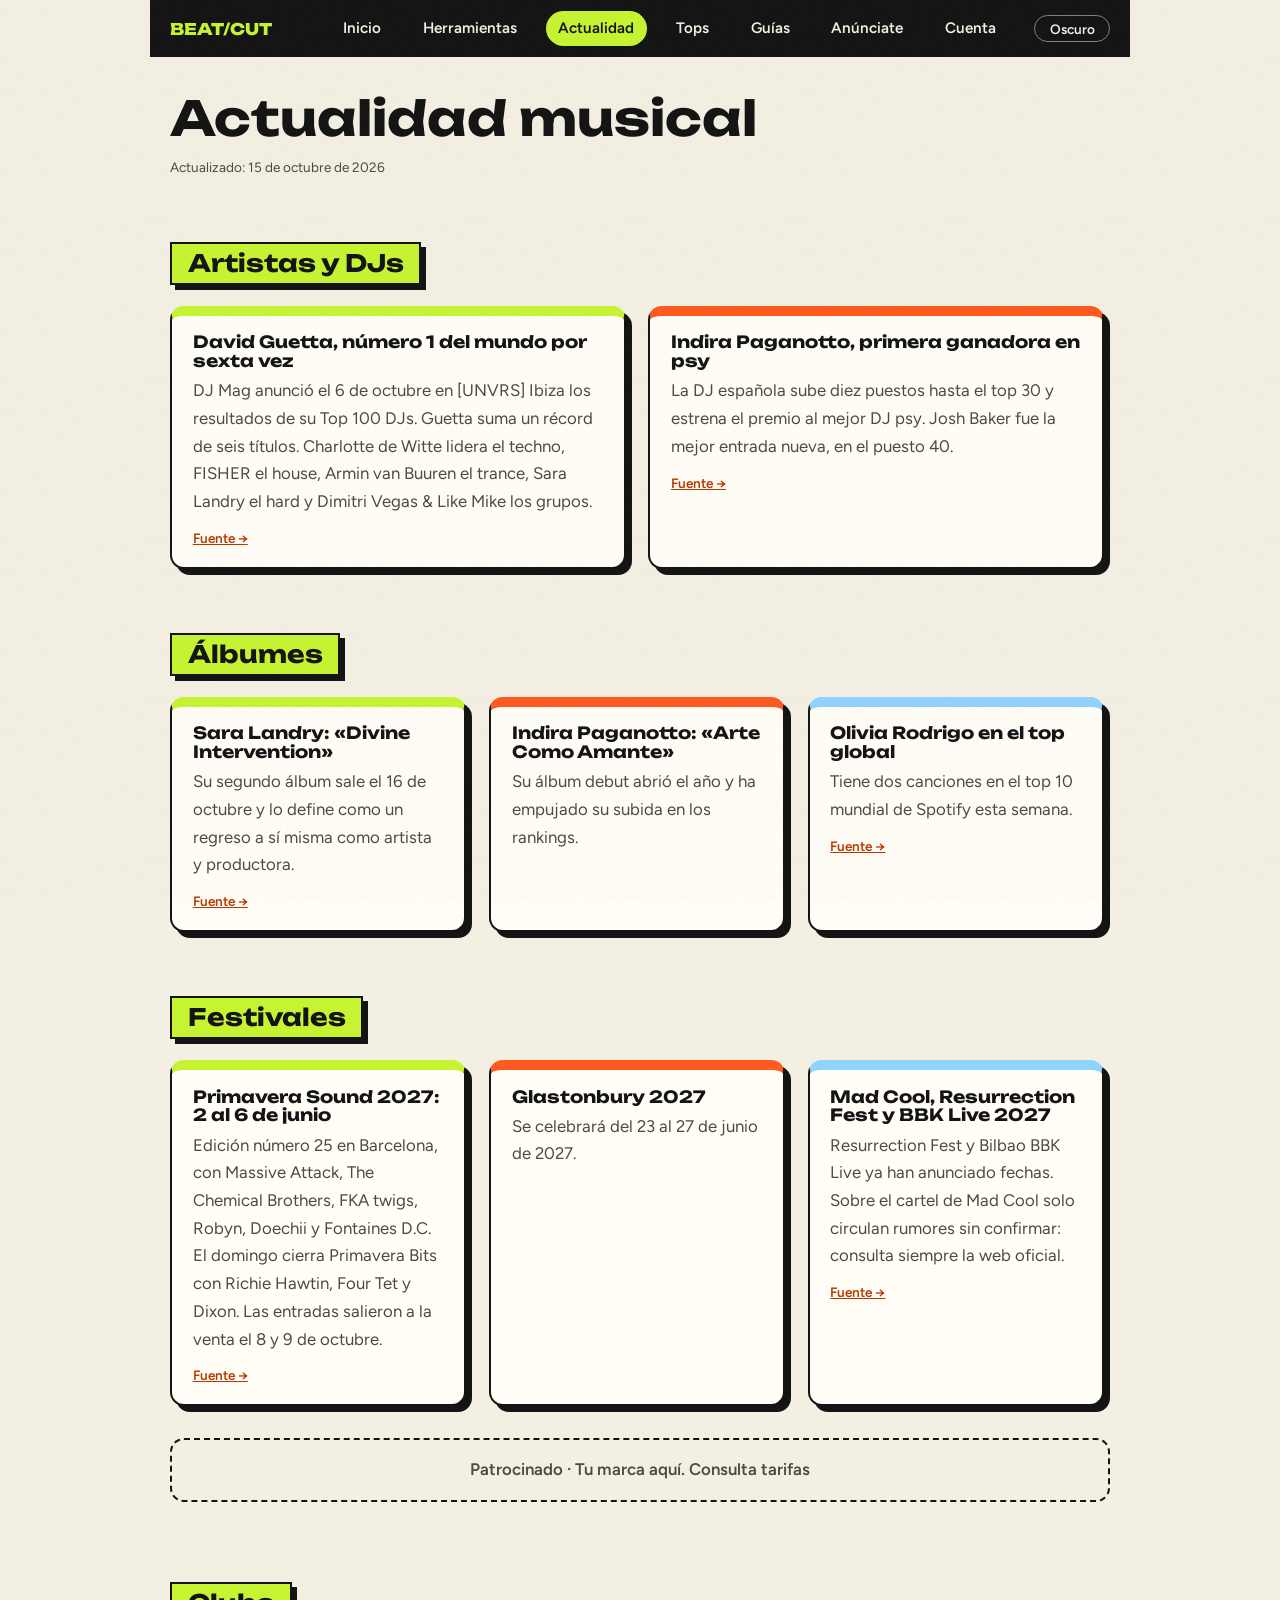
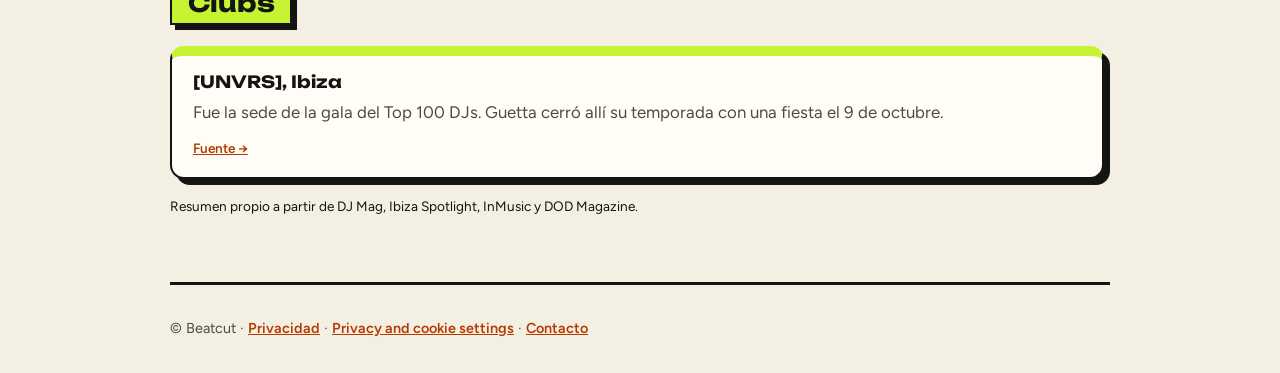
<file: noticias.html>
<!DOCTYPE html><html lang="es"><head><meta charset="utf-8"><meta name="viewport" content="width=device-width, initial-scale=1">
<title>Actualidad musical · Beatcut</title><meta name="description" content="Artistas, álbumes, festivales y clubs: lo último de la escena.">
<link href="https://fonts.googleapis.com/css2?family=Unbounded:wght@600;800&family=Figtree:wght@400;600&display=swap" rel="stylesheet">
<!-- ADSENSE: descomenta y pon tu ID cuando Google apruebe el sitio -->
<script async src="https://pagead2.googlesyndication.com/pagead/js/adsbygoogle.js?client=ca-pub-1052385977026732" crossorigin="anonymous"></script>
<script src="theme.js"></script>
<link rel="stylesheet" href="style.css"></head><body><div class="wrap"><nav class="top" aria-label="Principal"><a href="index.html">Inicio</a><a href="herramientas.html">Herramientas</a><a href="noticias.html" aria-current="page">Actualidad</a><a href="tops.html">Tops</a><a href="guias.html">Guías</a><a href="publicidad.html">Anúnciate</a><a href="cuenta.html">Cuenta</a><button class="theme-toggle" id="themeBtn" type="button">Oscuro</button></nav>
<h1>Actualidad musical</h1><p class="date">Actualizado: 15 de octubre de 2026</p><h2>Artistas y DJs</h2><div class="tiles"><article class="tile"><h3>David Guetta, número 1 del mundo por sexta vez</h3><p>DJ Mag anunció el 6 de octubre en [UNVRS] Ibiza los resultados de su Top 100 DJs. Guetta suma un récord de seis títulos. Charlotte de Witte lidera el techno, FISHER el house, Armin van Buuren el trance, Sara Landry el hard y Dimitri Vegas & Like Mike los grupos.</p><p class="src"><a href="https://djmag.com/news/fisher-voted-worlds-no-1-house-dj-dj-mags-top-100-djs-poll-2026" rel="noopener">Fuente →</a></p></article><article class="tile"><h3>Indira Paganotto, primera ganadora en psy</h3><p>La DJ española sube diez puestos hasta el top 30 y estrena el premio al mejor DJ psy. Josh Baker fue la mejor entrada nueva, en el puesto 40.</p><p class="src"><a href="https://djmag.com/news/indira-paganotto-voted-worlds-no-1-psy-dj-dj-mags-top-100-djs-poll-2026" rel="noopener">Fuente →</a></p></article></div><div class="ad"><small>Publicidad</small><ins class="adsbygoogle" data-ad-client="ca-pub-1052385977026732" data-ad-slot="0000000002" data-ad-format="auto" data-full-width-responsive="true"></ins></div><h2>Álbumes</h2><div class="tiles"><article class="tile"><h3>Sara Landry: «Divine Intervention»</h3><p>Su segundo álbum sale el 16 de octubre y lo define como un regreso a sí misma como artista y productora.</p><p class="src"><a href="https://djmag.com/news/sara-landry-voted-worlds-no-1-hard-dj-dj-mags-top-100-djs-poll-2026" rel="noopener">Fuente →</a></p></article><article class="tile"><h3>Indira Paganotto: «Arte Como Amante»</h3><p>Su álbum debut abrió el año y ha empujado su subida en los rankings.</p></article><article class="tile"><h3>Olivia Rodrigo en el top global</h3><p>Tiene dos canciones en el top 10 mundial de Spotify esta semana.</p><p class="src"><a href="https://inmusicblog.com/news/karol-g-bby-wow-spotify-global-chart/" rel="noopener">Fuente →</a></p></article></div><h2>Festivales</h2><div class="tiles"><article class="tile"><h3>Primavera Sound 2027: 2 al 6 de junio</h3><p>Edición número 25 en Barcelona, con Massive Attack, The Chemical Brothers, FKA twigs, Robyn, Doechii y Fontaines D.C. El domingo cierra Primavera Bits con Richie Hawtin, Four Tet y Dixon. Las entradas salieron a la venta el 8 y 9 de octubre.</p><p class="src"><a href="https://djmag.com/news/primavera-sound-2027-line-announced" rel="noopener">Fuente →</a></p></article><article class="tile"><h3>Glastonbury 2027</h3><p>Se celebrará del 23 al 27 de junio de 2027.</p></article><article class="tile"><h3>Mad Cool, Resurrection Fest y BBK Live 2027</h3><p>Resurrection Fest y Bilbao BBK Live ya han anunciado fechas. Sobre el cartel de Mad Cool solo circulan rumores sin confirmar: consulta siempre la web oficial.</p><p class="src"><a href="https://www.dodmagazine.es/festivales-noticias/" rel="noopener">Fuente →</a></p></article></div><a class="sponsor" href="publicidad.html">Patrocinado · Tu marca aquí. Consulta tarifas</a><h2>Clubs</h2><div class="tiles"><article class="tile"><h3>[UNVRS], Ibiza</h3><p>Fue la sede de la gala del Top 100 DJs. Guetta cerró allí su temporada con una fiesta el 9 de octubre.</p><p class="src"><a href="https://www.ibiza-spotlight.com/magazine/2026/10/david-guetta-crowned-worlds-number-one-dj-record-sixth-time" rel="noopener">Fuente →</a></p></article></div><p class="src">Resumen propio a partir de DJ Mag, Ibiza Spotlight, InMusic y DOD Magazine.</p>
<footer><p>© Beatcut · <a href="privacidad.html">Privacidad</a> · <a href="#" onclick="try{googlefc.callbackQueue.push(googlefc.showRevocationMessage)}catch(e){}return false">Privacy and cookie settings</a> · <a href="contacto.html">Contacto</a></p></footer></div>
<script>/*ANUNCIOS: quita este comentario tras la aprobación*/ /*try{document.querySelectorAll('.adsbygoogle').forEach(()=>(window.adsbygoogle=window.adsbygoogle||[]).push({}))}catch(e){}*/</script></body></html>
</file>
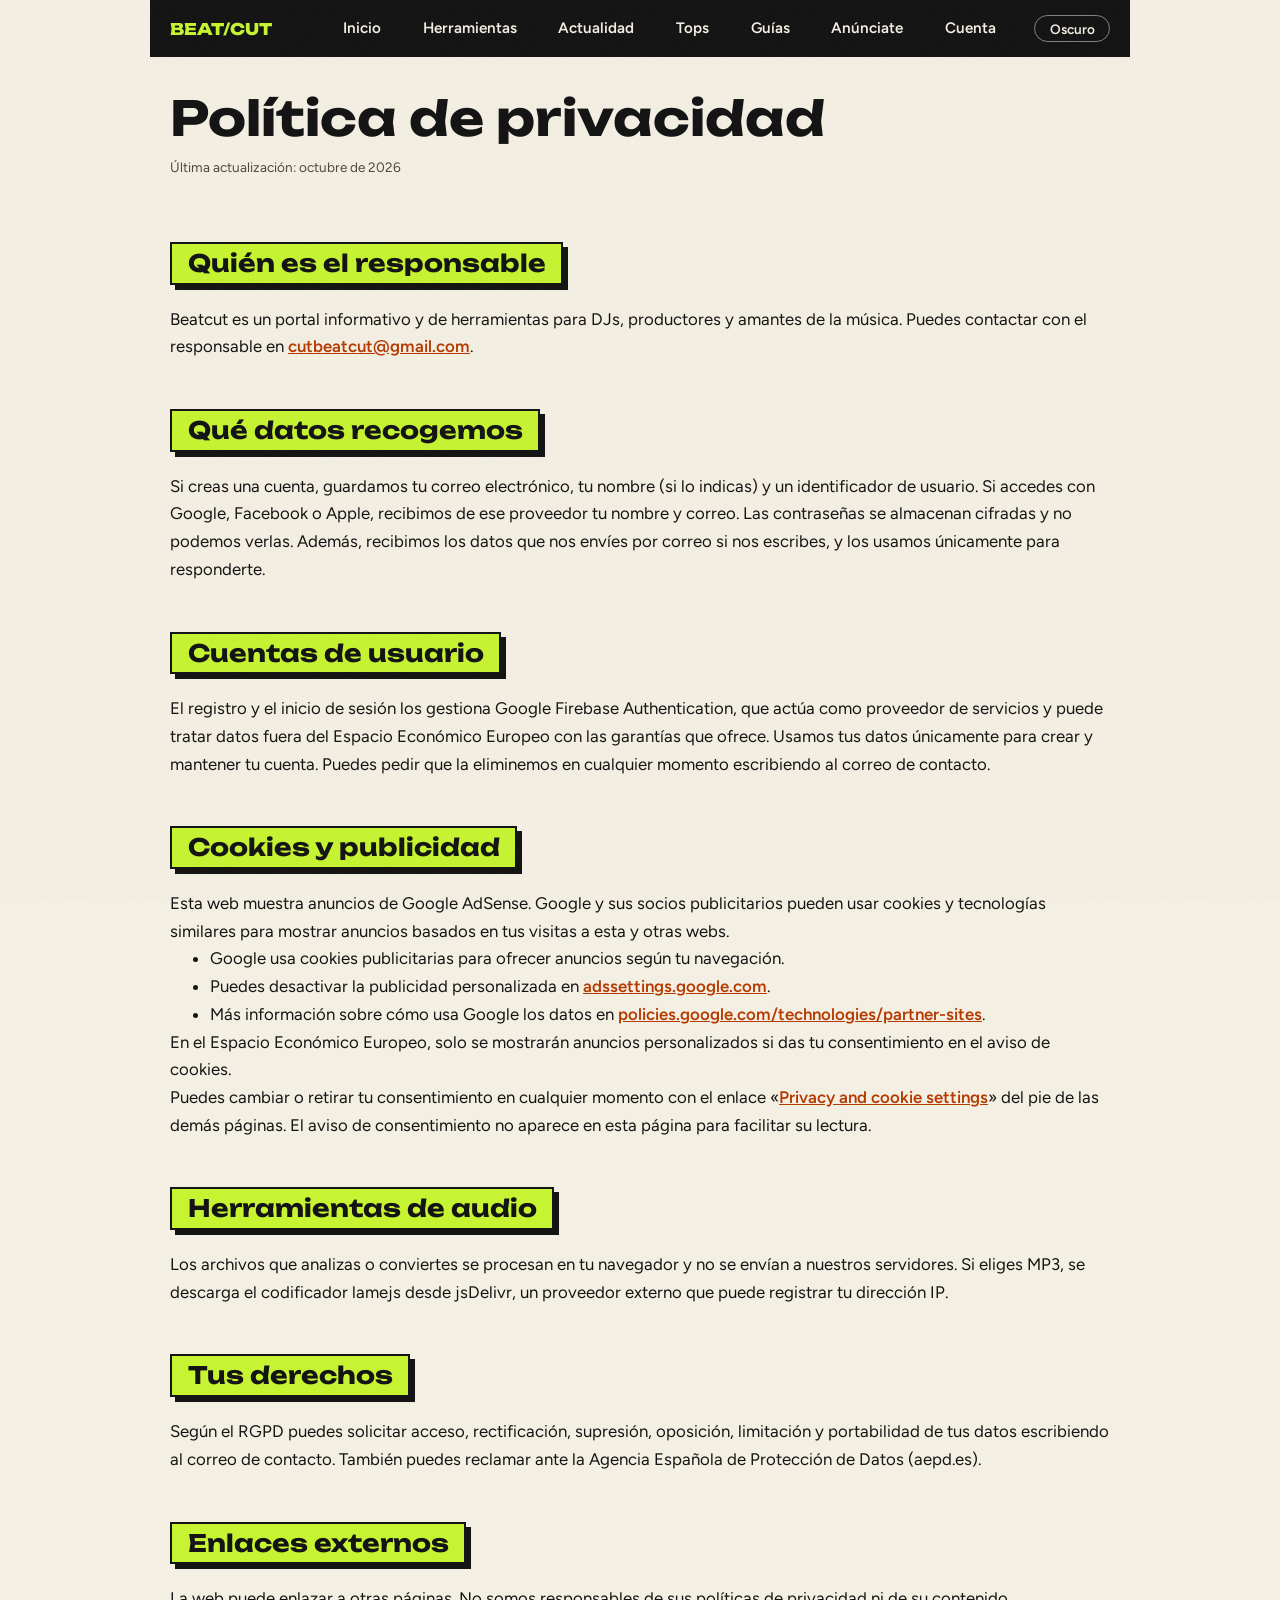
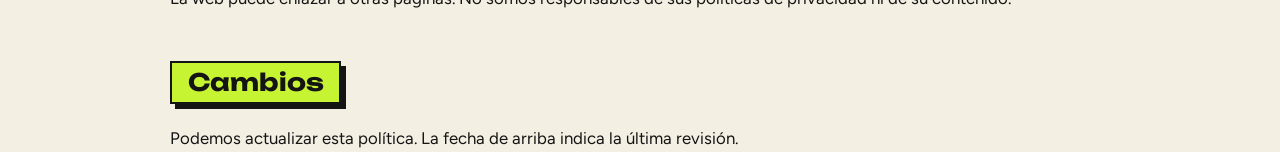
<file: privacidad.html>
<!DOCTYPE html>
<html lang="es">
<head>
<meta charset="utf-8">
<meta name="viewport" content="width=device-width, initial-scale=1">
<title>Política de privacidad · Beatcut</title>
<link rel="preconnect" href="https://fonts.googleapis.com">
<link rel="preconnect" href="https://fonts.gstatic.com" crossorigin>
<link href="https://fonts.googleapis.com/css2?family=Unbounded:wght@600&family=Figtree:wght@400;600&display=swap" rel="stylesheet">
<script src="theme.js"></script>
<link rel="stylesheet" href="style.css">
<script async src="https://pagead2.googlesyndication.com/pagead/js/adsbygoogle.js?client=ca-pub-1052385977026732" crossorigin="anonymous"></script>
</head>
<body>
<div class="wrap">
<nav class="top" aria-label="Principal"><a href="index.html">Inicio</a><a href="herramientas.html">Herramientas</a><a href="noticias.html">Actualidad</a><a href="tops.html">Tops</a><a href="guias.html">Guías</a><a href="publicidad.html">Anúnciate</a><a href="cuenta.html">Cuenta</a><button class="theme-toggle" id="themeBtn" type="button">Oscuro</button></nav>
<h1>Política de privacidad</h1>
<p class="date">Última actualización: octubre de 2026</p>

<h2>Quién es el responsable</h2>
<p>Beatcut es un portal informativo y de herramientas para DJs, productores y amantes de la música. Puedes contactar con el responsable en <a href="mailto:cutbeatcut@gmail.com">cutbeatcut@gmail.com</a>.</p>

<h2>Qué datos recogemos</h2>
<p>Si creas una cuenta, guardamos tu correo electrónico, tu nombre (si lo indicas) y un identificador de usuario. Si accedes con Google, Facebook o Apple, recibimos de ese proveedor tu nombre y correo. Las contraseñas se almacenan cifradas y no podemos verlas. Además, recibimos los datos que nos envíes por correo si nos escribes, y los usamos únicamente para responderte.</p>

<h2>Cuentas de usuario</h2>
<p>El registro y el inicio de sesión los gestiona Google Firebase Authentication, que actúa como proveedor de servicios y puede tratar datos fuera del Espacio Económico Europeo con las garantías que ofrece. Usamos tus datos únicamente para crear y mantener tu cuenta. Puedes pedir que la eliminemos en cualquier momento escribiendo al correo de contacto.</p>

<h2>Cookies y publicidad</h2>
<p>Esta web muestra anuncios de Google AdSense. Google y sus socios publicitarios pueden usar cookies y tecnologías similares para mostrar anuncios basados en tus visitas a esta y otras webs.</p>
<ul>
<li>Google usa cookies publicitarias para ofrecer anuncios según tu navegación.</li>
<li>Puedes desactivar la publicidad personalizada en <a href="https://adssettings.google.com" rel="noopener">adssettings.google.com</a>.</li>
<li>Más información sobre cómo usa Google los datos en <a href="https://policies.google.com/technologies/partner-sites" rel="noopener">policies.google.com/technologies/partner-sites</a>.</li>
</ul>
<p>En el Espacio Económico Europeo, solo se mostrarán anuncios personalizados si das tu consentimiento en el aviso de cookies.</p>

<p>Puedes cambiar o retirar tu consentimiento en cualquier momento con el enlace «<a href="#" onclick="try{googlefc.callbackQueue.push(googlefc.showRevocationMessage)}catch(e){}return false">Privacy and cookie settings</a>» del pie de las demás páginas. El aviso de consentimiento no aparece en esta página para facilitar su lectura.</p>

<h2>Herramientas de audio</h2>
<p>Los archivos que analizas o conviertes se procesan en tu navegador y no se envían a nuestros servidores. Si eliges MP3, se descarga el codificador lamejs desde jsDelivr, un proveedor externo que puede registrar tu dirección IP.</p>

<h2>Tus derechos</h2>
<p>Según el RGPD puedes solicitar acceso, rectificación, supresión, oposición, limitación y portabilidad de tus datos escribiendo al correo de contacto. También puedes reclamar ante la Agencia Española de Protección de Datos (aepd.es).</p>

<h2>Enlaces externos</h2>
<p>La web puede enlazar a otras páginas. No somos responsables de sus políticas de privacidad ni de su contenido.</p>

<h2>Cambios</h2>
<p>Podemos actualizar esta política. La fecha de arriba indica la última revisión.</p>
</div>
</body>
</html>
</file>
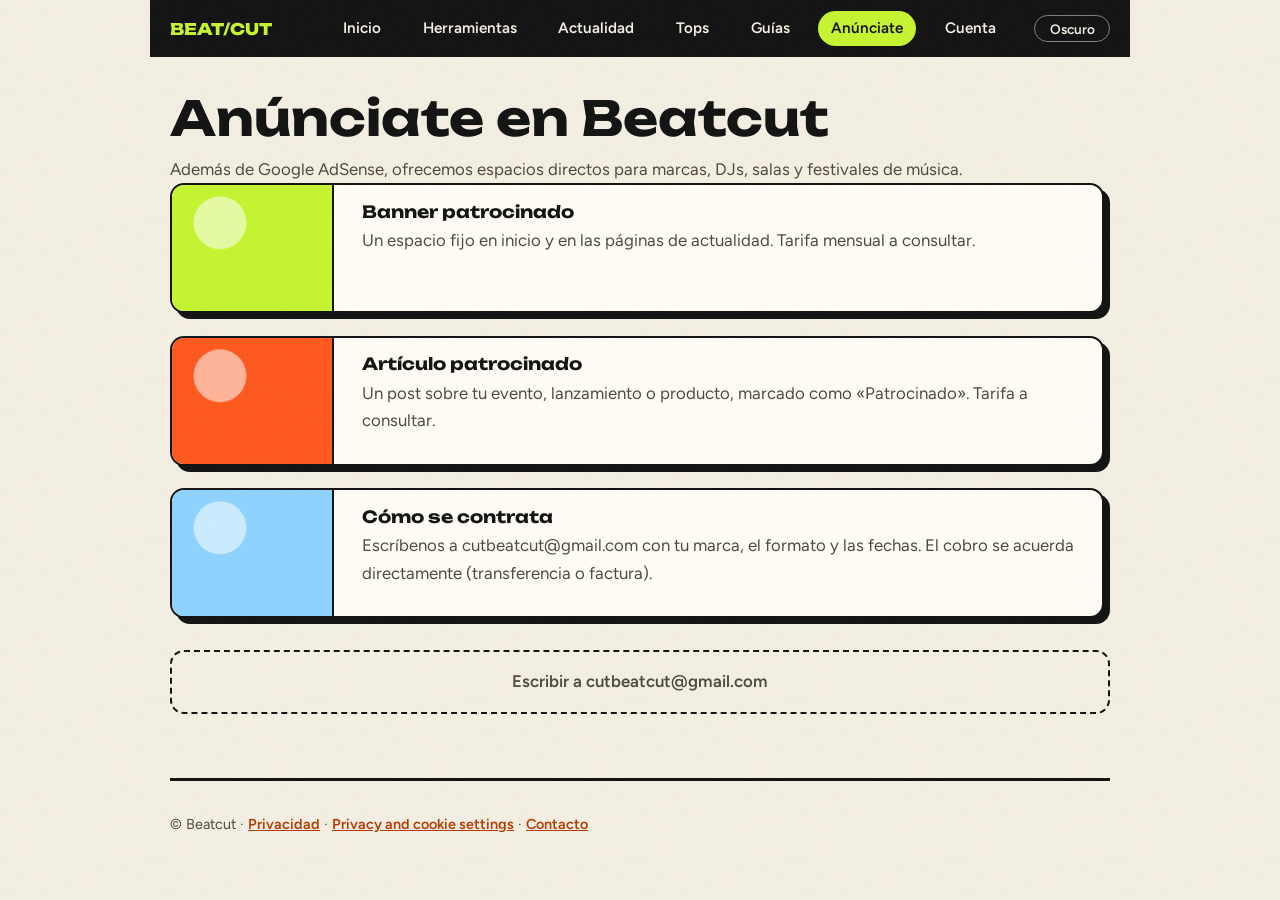
<file: publicidad.html>
<!DOCTYPE html><html lang="es"><head><meta charset="utf-8"><meta name="viewport" content="width=device-width, initial-scale=1">
<title>Anúnciate · Beatcut</title><meta name="description" content="Publicidad directa en Beatcut: banners y posts patrocinados.">
<link href="https://fonts.googleapis.com/css2?family=Unbounded:wght@600;800&family=Figtree:wght@400;600&display=swap" rel="stylesheet">
<!-- ADSENSE: descomenta y pon tu ID cuando Google apruebe el sitio -->
<script async src="https://pagead2.googlesyndication.com/pagead/js/adsbygoogle.js?client=ca-pub-1052385977026732" crossorigin="anonymous"></script>
<script src="theme.js"></script>
<link rel="stylesheet" href="style.css"></head><body><div class="wrap"><nav class="top" aria-label="Principal"><a href="index.html">Inicio</a><a href="herramientas.html">Herramientas</a><a href="noticias.html">Actualidad</a><a href="tops.html">Tops</a><a href="guias.html">Guías</a><a href="publicidad.html" aria-current="page">Anúnciate</a><a href="cuenta.html">Cuenta</a><button class="theme-toggle" id="themeBtn" type="button">Oscuro</button></nav>
<h1>Anúnciate en Beatcut</h1><p class="lead">Además de Google AdSense, ofrecemos espacios directos para marcas, DJs, salas y festivales de música.</p><div class="card"><h3>Banner patrocinado</h3><p>Un espacio fijo en inicio y en las páginas de actualidad. Tarifa mensual a consultar.</p></div><div class="card"><h3>Artículo patrocinado</h3><p>Un post sobre tu evento, lanzamiento o producto, marcado como «Patrocinado». Tarifa a consultar.</p></div><div class="card"><h3>Cómo se contrata</h3><p>Escríbenos a cutbeatcut@gmail.com con tu marca, el formato y las fechas. El cobro se acuerda directamente (transferencia o factura).</p></div><p><a class="sponsor" href="mailto:cutbeatcut@gmail.com">Escribir a cutbeatcut@gmail.com</a></p>
<footer><p>© Beatcut · <a href="privacidad.html">Privacidad</a> · <a href="#" onclick="try{googlefc.callbackQueue.push(googlefc.showRevocationMessage)}catch(e){}return false">Privacy and cookie settings</a> · <a href="contacto.html">Contacto</a></p></footer></div>
<script>/*ANUNCIOS: quita este comentario tras la aprobación*/ /*try{document.querySelectorAll('.adsbygoogle').forEach(()=>(window.adsbygoogle=window.adsbygoogle||[]).push({}))}catch(e){}*/</script></body></html>
</file>
<file: style.css>
:root{--bg:#f4efe3;--card:#fffdf6;--ink:#141414;--dark:#141414;--mute:#4f4a3f;--lime:#c6f432;--org:#ff5a1f;--sky:#8fd3ff;--line:#141414;--shd:#141414;--link:#b53a00;--field:#fff;--pbg:#141414;--pfg:#c6f432;color-scheme:light}
:root[data-theme=dark]{--bg:#121212;--card:#1d1d1b;--ink:#f1ede2;--mute:#b8b2a3;--line:#4a4a44;--shd:#000;--link:#ff8a5c;--field:#2a2a27;--pbg:#c6f432;--pfg:#141414;color-scheme:dark}
*{box-sizing:border-box;margin:0}
html{scroll-behavior:smooth}
body{background:var(--bg);color:var(--ink);font:400 1.05rem/1.65 Figtree,system-ui,sans-serif;min-height:100vh}
body::after{content:"";position:fixed;inset:0;pointer-events:none;opacity:.05;z-index:50;background:url("data:image/svg+xml,%3Csvg xmlns='http://www.w3.org/2000/svg' width='160' height='160'%3E%3Cfilter id='n'%3E%3CfeTurbulence baseFrequency='.8' numOctaves='2'/%3E%3C/filter%3E%3Crect width='160' height='160' filter='url(%23n)'/%3E%3C/svg%3E")}
a{color:var(--link);font-weight:600}:focus-visible{outline:3px solid var(--org);outline-offset:3px}
.wrap{max-width:980px;margin:0 auto;padding:0 1.25rem}
h1,h2,h3{font-family:Unbounded,Impact,sans-serif;line-height:1.12}
h1{font-size:clamp(1.9rem,6vw,3rem);margin:2.2rem 0 .6rem}
h2{display:inline-block;font-size:clamp(1.1rem,3.2vw,1.5rem);margin:3rem 0 1.3rem;background:var(--lime);color:var(--dark);padding:.25em .65em;border:2px solid var(--line);box-shadow:5px 5px 0 var(--shd)}
h3{font-size:1.05rem;margin-bottom:.35rem}
.lead,.date,.card p,.look ul,.guides p{color:var(--mute)}.date{font-size:.85rem;margin-bottom:1rem}
nav.top{position:sticky;top:0;z-index:20;display:flex;align-items:center;gap:.3rem 1rem;padding:.7rem max(1.25rem,calc((100% - 980px)/2));background:var(--dark);overflow-x:auto;white-space:nowrap}
.wrap>nav.top{margin:0 -1.25rem;padding:.7rem 1.25rem}
nav.top::before{content:"BEAT/CUT";font:800 1rem Unbounded,sans-serif;margin-right:auto;color:var(--lime)}
nav.top a{color:#f4efe3;text-decoration:none;font-weight:600;font-size:.95rem;padding:.3rem .8rem;border-radius:999px}
nav.top a:hover,nav.top a[aria-current]{background:var(--lime);color:var(--dark)}
.hero{color:var(--dark);overflow:hidden;padding:5rem 0 3.5rem;border-bottom:3px solid var(--line);background:linear-gradient(rgba(198,244,50,.82),rgba(198,244,50,.82)),url(img/hero.jpg) center/cover,var(--lime)}
.hero h1{font-size:clamp(2.4rem,8.5vw,5rem);font-weight:800;max-width:12ch;margin:0}
.hero p{max-width:52ch;margin-top:1.1rem;font-size:1.15rem;color:var(--dark)}
.wave{display:flex;align-items:flex-end;gap:4px;height:90px;margin-top:2.2rem}
.wave i{flex:1;background:var(--dark);border-radius:2px;height:20%;animation:beat 1.1s ease-in-out infinite;animation-delay:calc(var(--i)*-.07s)}
.wave i:nth-child(5n){background:var(--org)}
@keyframes beat{0%,100%{height:15%}30%{height:100%}60%{height:40%}}
.cta,.btn{display:inline-block;margin-top:1.8rem;background:var(--org);color:var(--dark);font-weight:700;padding:.85rem 1.7rem;border:2px solid var(--line);border-radius:999px;text-decoration:none;box-shadow:4px 4px 0 var(--shd);transition:transform .15s,box-shadow .15s}
.cta:hover,.btn:hover{transform:translate(-2px,-2px);box-shadow:6px 6px 0 var(--shd)}
section{padding:.5rem 0}
.chips{display:flex;flex-wrap:wrap;gap:.6rem;margin-bottom:1.3rem}
.chips button,.tool button{font:inherit;font-weight:600;color:var(--ink);background:var(--card);border:2px solid var(--line);padding:.5rem 1.2rem;border-radius:999px;cursor:pointer;box-shadow:3px 3px 0 var(--shd)}
.chips button[aria-pressed="true"]{background:var(--pbg);color:var(--pfg)}
.look,.guides article,.card,.tool{background:var(--card);border:2px solid var(--line);border-radius:14px;box-shadow:6px 6px 0 var(--shd)}
.look{padding:1.4rem 1.6rem}.look ul{padding-left:1.1rem}.look li{margin:.3rem 0}
.guides{display:grid;gap:1.4rem}.guides article{padding:1.2rem 1.4rem}
@media(min-width:720px){.guides{grid-template-columns:1.4fr 1fr}.guides article:first-child{grid-row:span 2}}
.card{position:relative;overflow:hidden;margin:0 6px 1.4rem 0;padding:1.1rem 1.4rem 1.1rem 190px;min-height:130px;transition:transform .15s,box-shadow .15s}
.card:hover{transform:translate(-2px,-2px);box-shadow:8px 8px 0 var(--shd)}
.card::before{content:"";position:absolute;inset:0 auto 0 0;width:160px;border-right:2px solid var(--line);background:var(--img,none) center/cover,radial-gradient(circle at 30% 30%,rgba(255,255,255,.55) 0 18%,transparent 19%),var(--c,var(--lime))}
.card:nth-of-type(3n+2){--c:var(--org)}.card:nth-of-type(3n){--c:var(--sky)}
.src{font-size:.85rem}
@media(max-width:600px){.card{padding:0}.card::before{position:static;display:block;width:auto;height:110px;border:0;border-bottom:2px solid var(--line)}.card>*{margin:1rem 1.2rem}}
table{width:100%;border-collapse:collapse;background:var(--card);border:2px solid var(--line)}
th,td{text-align:left;padding:.65rem 1rem;border-bottom:2px solid var(--line)}th{background:var(--lime);color:var(--dark)}
.tool{padding:1.4rem 1.6rem;margin-bottom:1.4rem}
.tool label{display:inline-block;margin:0 1rem .8rem 0;font-weight:600}
.tool input,.tool select{font:inherit;padding:.4rem .6rem;border:2px solid var(--line);border-radius:8px;background:var(--field);color:var(--ink);width:6.5rem}
.tool .out{margin-top:.8rem;font-weight:600}
.sponsor{display:block;border:2px dashed var(--line);border-radius:14px;padding:1rem;text-align:center;color:var(--mute);text-decoration:none;margin:2rem 0}
.sponsor:hover{background:var(--lime);color:var(--dark)}
.ad{display:none!important}/* ANUNCIOS OCULTOS: borra esta línea tras la aprobación de AdSense */
footer{border-top:3px solid var(--line);margin-top:4rem;padding:2rem 0;color:var(--mute);font-size:.9rem}
@media(prefers-reduced-motion:reduce){*{animation:none!important;transition:none!important}.wave i{height:calc(20% + var(--i)*2%)}}
.tool{overflow-x:auto}.tool table{min-width:520px;margin-top:.8rem}
.c-ok,.c-mid,.c-no{display:inline-block;padding:.1rem .7rem;border:2px solid var(--line);border-radius:999px;font-size:.85rem;font-weight:600}.c-ok,.c-mid,.c-no{color:var(--dark)}.c-ok{background:var(--lime)}.c-mid{background:var(--sky)}.c-no{background:#ffb4a0}

/* Portal: tarjetas de sección */
.tiles{display:grid;gap:1.4rem;grid-template-columns:repeat(auto-fit,minmax(240px,1fr));margin:0 6px 1rem 0}
.tile{display:block;background:var(--card);border:2px solid var(--line);border-top:10px solid var(--lime);border-radius:14px;box-shadow:6px 6px 0 var(--shd);padding:1.1rem 1.3rem;color:var(--ink);text-decoration:none;font-weight:400;transition:transform .15s,box-shadow .15s}
.tile:hover{transform:translate(-2px,-2px);box-shadow:8px 8px 0 var(--shd)}
.tile:nth-child(3n+2){border-top-color:var(--org)}.tile:nth-child(3n){border-top-color:var(--sky)}
.tile h3{margin-bottom:.4rem}.tile p{color:var(--mute)}.tile b{display:inline-block;margin-top:.6rem;color:var(--link)}
.cta.alt{background:var(--card);color:var(--ink);margin-left:.6rem}
.kicker{font:600 .8rem Figtree,sans-serif;letter-spacing:.12em;text-transform:uppercase;margin-bottom:.8rem}

/* Noticias: mismas tarjetas que Inicio */
.tile .src{margin-top:.7rem}
.tile .src a{color:var(--link)}
h2+.tiles{margin-top:0}

/* Botón de tema */
.theme-toggle{margin-left:.6rem;flex:none;background:none;border:1px solid rgba(244,239,227,.5);border-radius:999px;color:#f4efe3;font:600 .85rem Figtree,system-ui,sans-serif;padding:.3rem .9rem;cursor:pointer;transition:background .2s,color .2s,border-color .2s}
.theme-toggle:hover{background:var(--lime);border-color:var(--lime);color:var(--dark)}

/* Cuenta / acceso */
.auth-box{max-width:460px;background:var(--card);border:2px solid var(--line);border-radius:14px;box-shadow:6px 6px 0 var(--shd);padding:1.4rem 1.6rem;margin:1.4rem 6px 1.4rem 0}
.auth-box[hidden],.field[hidden],.check[hidden],.linkbtn[hidden]{display:none}
.field{display:block;font-weight:600;margin-bottom:.9rem}
.field input{display:block;width:100%;margin-top:.3rem;font:inherit;padding:.6rem .7rem;border:2px solid var(--line);border-radius:8px;background:var(--field);color:var(--ink)}
.check{display:block;font-size:.9rem;margin-bottom:.9rem}
.auth-box .btn{margin-top:.4rem;cursor:pointer;font:inherit;font-weight:700}
.linkbtn{display:block;margin-top:.9rem;background:none;border:0;padding:0;font:inherit;font-size:.9rem;font-weight:600;color:var(--link);text-decoration:underline;cursor:pointer}
.or{display:flex;align-items:center;gap:.8rem;margin:1.4rem 0 1rem;font-size:.85rem;color:var(--mute)}
.or::before,.or::after{content:"";flex:1;border-top:1px solid var(--line)}
.social{display:grid;gap:.6rem}
.social button{font:inherit;font-weight:600;color:var(--ink);background:var(--card);border:2px solid var(--line);border-radius:999px;padding:.6rem 1rem;cursor:pointer;box-shadow:3px 3px 0 var(--shd)}
.social button:hover{background:var(--lime);color:var(--dark)}
.auth-box button:disabled{opacity:.5;cursor:not-allowed}
.auth-msg{max-width:460px;font-weight:600;color:#c0392b}
.auth-msg[data-ok="1"]{color:var(--link)}
</file>
